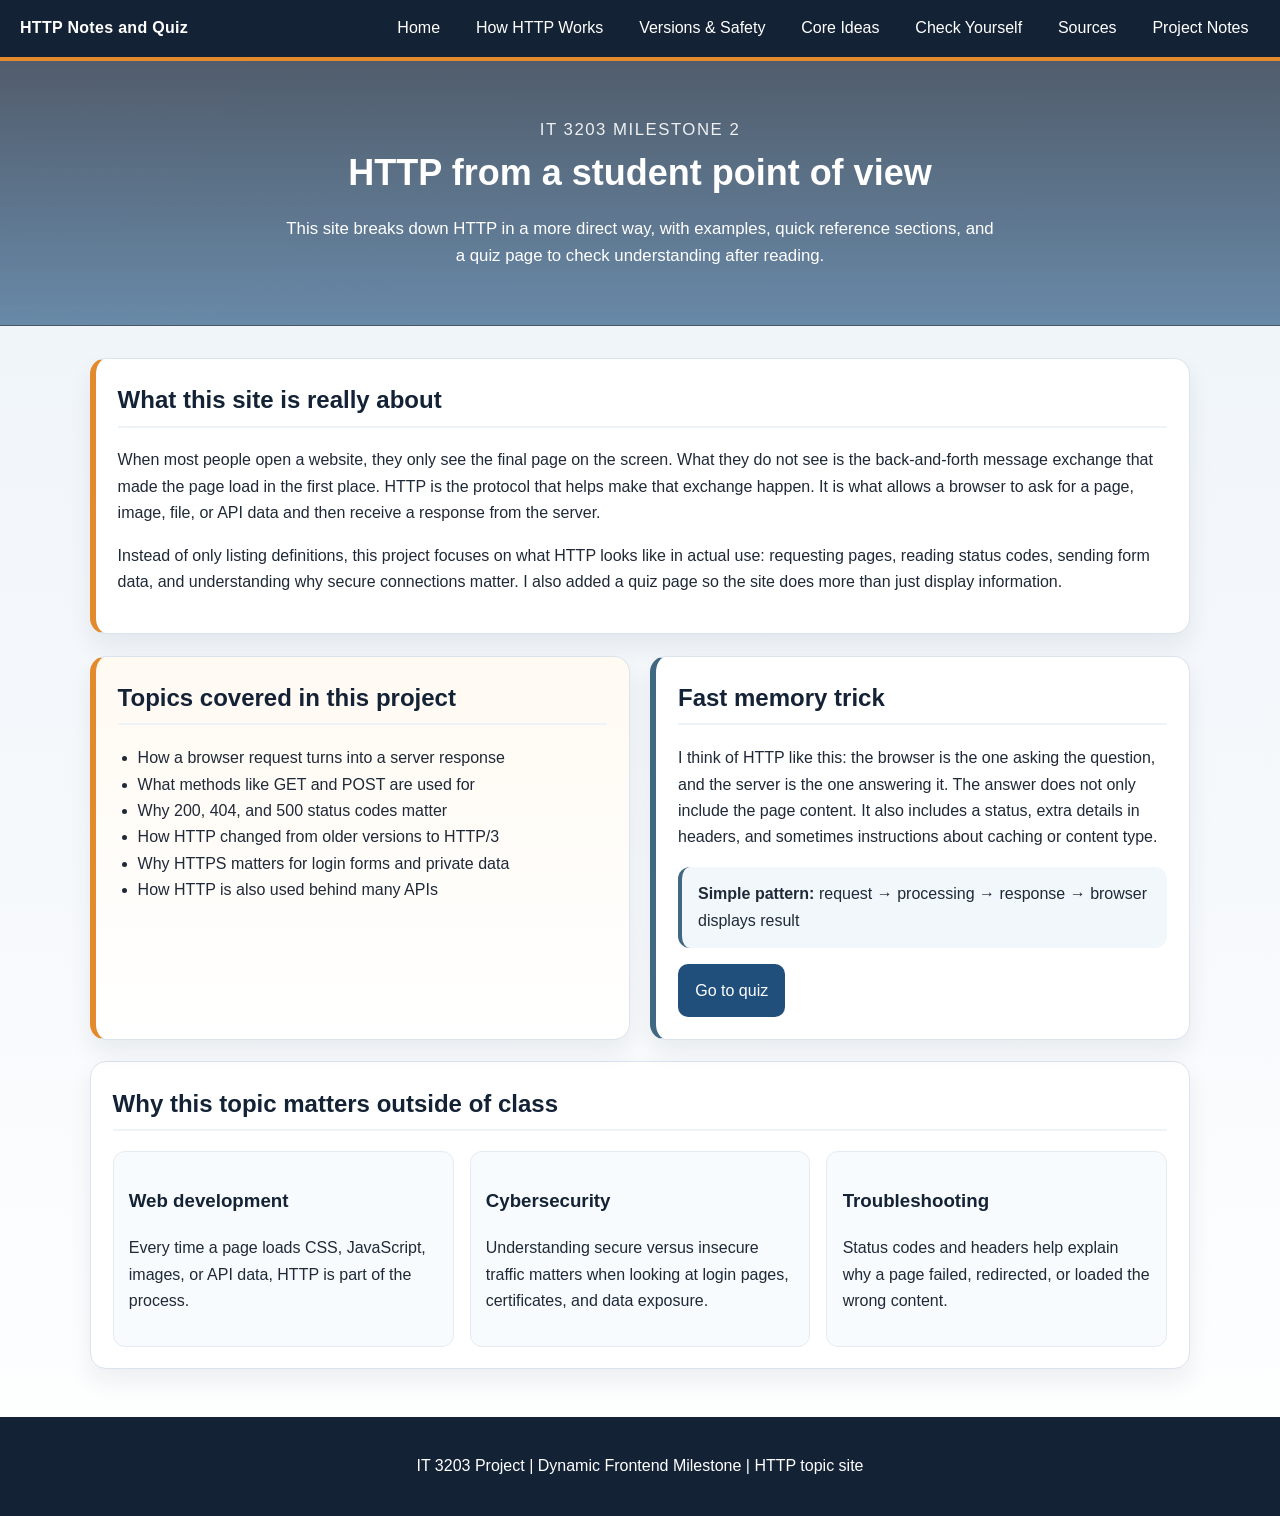
<file: index.html>
<!DOCTYPE html>
<html lang="en">
<head>
  <meta charset="UTF-8">
  <meta name="viewport" content="width=device-width, initial-scale=1.0">
  <title>HTTP Notes and Quiz</title>
  <link rel="stylesheet" href="styles.css">
</head>
<body>
  <nav class="site-nav">
    <div class="nav-brand">HTTP Notes and Quiz</div>
    <button class="nav-toggle" aria-label="Open menu" onclick="document.querySelector('.nav-links').classList.toggle('show')">☰</button>
    <ul class="nav-links">
      <li><a href="index.html">Home</a></li>
      <li><a href="http-overview.html">How HTTP Works</a></li>
      <li><a href="http-evolution-security.html">Versions & Safety</a></li>
      <li><a href="http-key-concepts.html">Core Ideas</a></li>
      <li><a href="quiz.html">Check Yourself</a></li>
      <li><a href="resources.html">Sources</a></li>
      <li><a href="about.html">Project Notes</a></li>
    </ul>
  </nav>

  <header class="hero hero-home">
    <div class="hero-overlay">
      <p class="eyebrow">IT 3203 Milestone 2</p>
      <h1>HTTP from a student point of view</h1>
      <p>This site breaks down HTTP in a more direct way, with examples, quick reference sections, and a quiz page to check understanding after reading.</p>
    </div>
  </header>

  <main class="page-wrapper">
    <section class="content-card intro-card">
      <h2>What this site is really about</h2>
      <p>
        When most people open a website, they only see the final page on the screen. What they do not see is the back-and-forth message exchange that made the page load in the first place.
        HTTP is the protocol that helps make that exchange happen. It is what allows a browser to ask for a page, image, file, or API data and then receive a response from the server.
      </p>
      <p>
        Instead of only listing definitions, this project focuses on what HTTP looks like in actual use: requesting pages, reading status codes, sending form data, and understanding why secure connections matter.
        I also added a quiz page so the site does more than just display information.
      </p>
    </section>

    <section class="grid-two uneven-grid">
      <article class="content-card accent-card">
        <h2>Topics covered in this project</h2>
        <ul class="feature-list">
          <li>How a browser request turns into a server response</li>
          <li>What methods like GET and POST are used for</li>
          <li>Why 200, 404, and 500 status codes matter</li>
          <li>How HTTP changed from older versions to HTTP/3</li>
          <li>Why HTTPS matters for login forms and private data</li>
          <li>How HTTP is also used behind many APIs</li>
        </ul>
      </article>

      <article class="content-card notes-card">
        <h2>Fast memory trick</h2>
        <p>
          I think of HTTP like this: the browser is the one asking the question, and the server is the one answering it.
          The answer does not only include the page content. It also includes a status, extra details in headers, and sometimes instructions about caching or content type.
        </p>
        <div class="mini-note">
          <strong>Simple pattern:</strong> request → processing → response → browser displays result
        </div>
        <a class="button-link" href="quiz.html">Go to quiz</a>
      </article>
    </section>

    <section class="content-card">
      <h2>Why this topic matters outside of class</h2>
      <div class="stacked-points">
        <div>
          <h3>Web development</h3>
          <p>Every time a page loads CSS, JavaScript, images, or API data, HTTP is part of the process.</p>
        </div>
        <div>
          <h3>Cybersecurity</h3>
          <p>Understanding secure versus insecure traffic matters when looking at login pages, certificates, and data exposure.</p>
        </div>
        <div>
          <h3>Troubleshooting</h3>
          <p>Status codes and headers help explain why a page failed, redirected, or loaded the wrong content.</p>
        </div>
      </div>
    </section>
  </main>

  <footer class="site-footer">
    <p>IT 3203 Project | Dynamic Frontend Milestone | HTTP topic site</p>
  </footer>
</body>
</html>
</file>
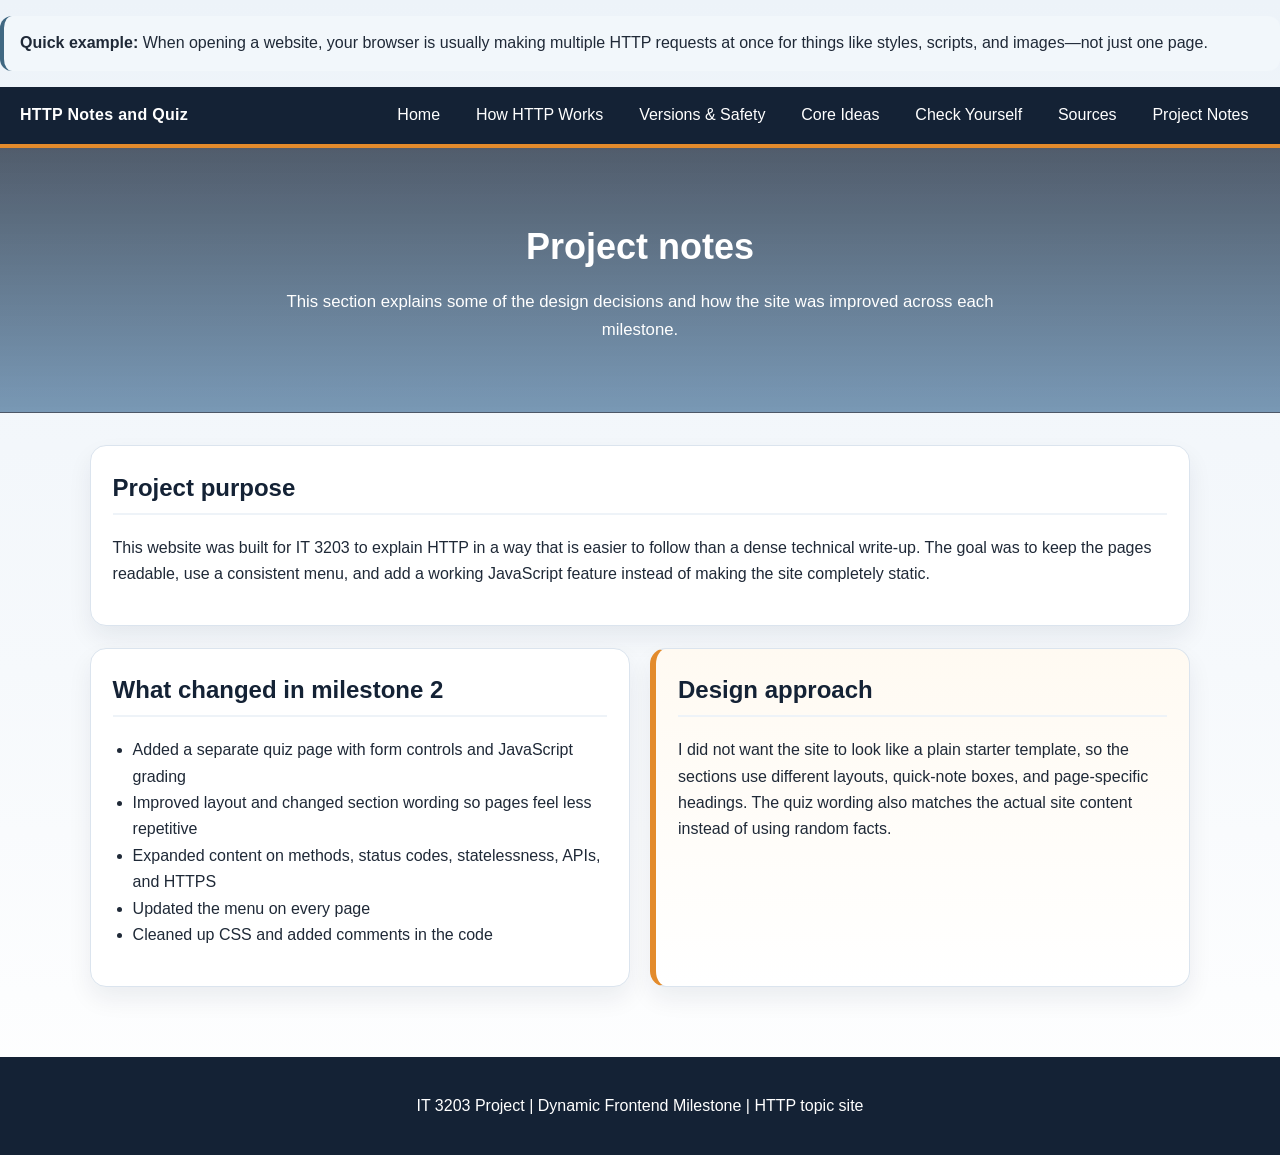
<file: about.html>
<!DOCTYPE html>
<html lang="en">
<head>
  <meta charset="UTF-8">
  <meta name="viewport" content="width=device-width, initial-scale=1.0">
  <title>Project Notes</title>
  <link rel="stylesheet" href="styles.css">
  <div class="mini-note">
  <strong>Quick example:</strong> When opening a website, your browser is usually making multiple HTTP requests at once for things like styles, scripts, and images—not just one page.
  </div>
</head>
<body>
  <nav class="site-nav">
    <div class="nav-brand">HTTP Notes and Quiz</div>
    <button class="nav-toggle" aria-label="Open menu" onclick="document.querySelector('.nav-links').classList.toggle('show')">☰</button>
    <ul class="nav-links">
      <li><a href="index.html">Home</a></li>
      <li><a href="http-overview.html">How HTTP Works</a></li>
      <li><a href="http-evolution-security.html">Versions & Safety</a></li>
      <li><a href="http-key-concepts.html">Core Ideas</a></li>
      <li><a href="quiz.html">Check Yourself</a></li>
      <li><a href="resources.html">Sources</a></li>
      <li><a href="about.html">Project Notes</a></li>
    </ul>
  </nav>

  <header class="hero hero-about">
    <div class="hero-overlay">
      <h1>Project notes</h1>
      <p>This section explains some of the design decisions and how the site was improved across each milestone.</p>
    </div>
  </header>

  <main class="page-wrapper">
    <section class="content-card">
      <h2>Project purpose</h2>
      <p>
        This website was built for IT 3203 to explain HTTP in a way that is easier to follow than a dense technical write-up.
        The goal was to keep the pages readable, use a consistent menu, and add a working JavaScript feature instead of making the site completely static.
      </p>
    </section>

    <section class="grid-two">
      <article class="content-card">
        <h2>What changed in milestone 2</h2>
        <ul class="feature-list">
          <li>Added a separate quiz page with form controls and JavaScript grading</li>
          <li>Improved layout and changed section wording so pages feel less repetitive</li>
          <li>Expanded content on methods, status codes, statelessness, APIs, and HTTPS</li>
          <li>Updated the menu on every page</li>
          <li>Cleaned up CSS and added comments in the code</li>
        </ul>
      </article>

      <article class="content-card accent-card">
        <h2>Design approach</h2>
        <p>
          I did not want the site to look like a plain starter template, so the sections use different layouts, quick-note boxes, and page-specific headings.
          The quiz wording also matches the actual site content instead of using random facts.
        </p>
      </article>
    </section>
  </main>

  <footer class="site-footer">
    <p>IT 3203 Project | Dynamic Frontend Milestone | HTTP topic site</p>
  </footer>
</body>
</html>
</file>
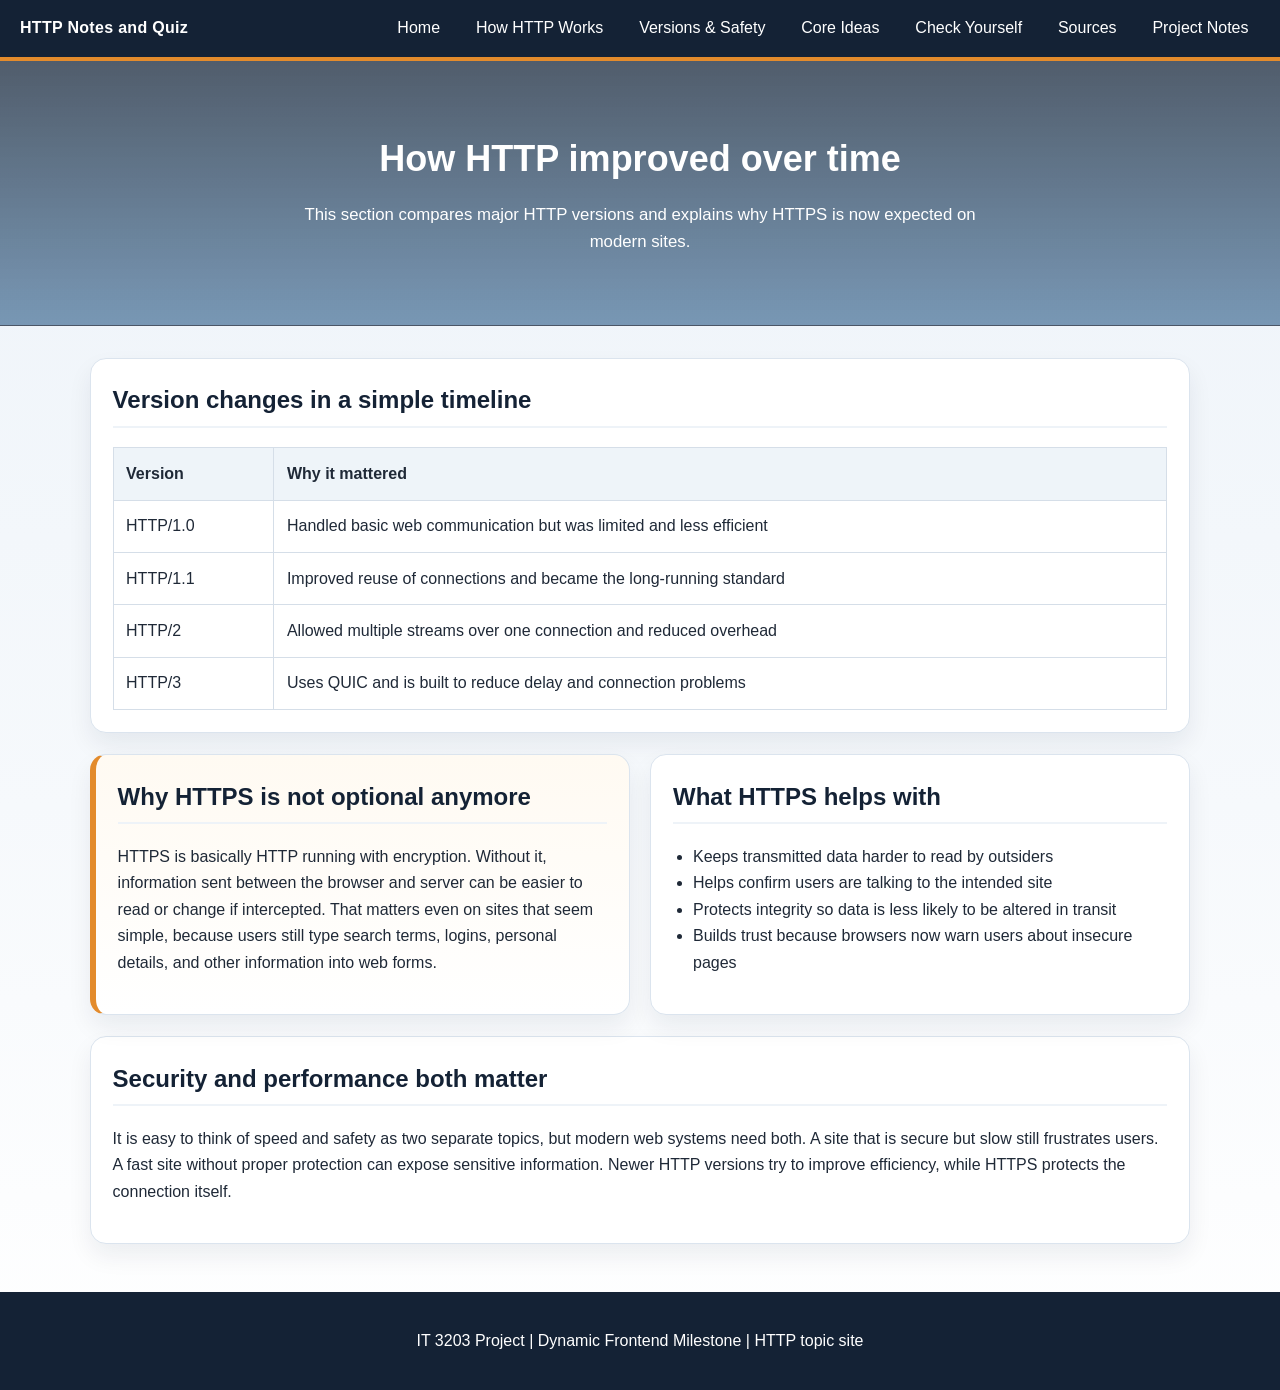
<file: http-evolution-security.html>
<!DOCTYPE html>
<html lang="en">
<head>
  <meta charset="UTF-8">
  <meta name="viewport" content="width=device-width, initial-scale=1.0">
  <title>HTTP Versions and Safety</title>
  <link rel="stylesheet" href="styles.css">
</head>
<body>
  <nav class="site-nav">
    <div class="nav-brand">HTTP Notes and Quiz</div>
    <button class="nav-toggle" aria-label="Open menu" onclick="document.querySelector('.nav-links').classList.toggle('show')">☰</button>
    <ul class="nav-links">
      <li><a href="index.html">Home</a></li>
      <li><a href="http-overview.html">How HTTP Works</a></li>
      <li><a href="http-evolution-security.html">Versions & Safety</a></li>
      <li><a href="http-key-concepts.html">Core Ideas</a></li>
      <li><a href="quiz.html">Check Yourself</a></li>
      <li><a href="resources.html">Sources</a></li>
      <li><a href="about.html">Project Notes</a></li>
    </ul>
  </nav>

  <header class="hero hero-security">
    <div class="hero-overlay">
      <h1>How HTTP improved over time</h1>
      <p>This section compares major HTTP versions and explains why HTTPS is now expected on modern sites.</p>
    </div>
  </header>

  <main class="page-wrapper">
    <section class="content-card">
      <h2>Version changes in a simple timeline</h2>
      <table class="styled-table">
        <thead>
          <tr>
            <th>Version</th>
            <th>Why it mattered</th>
          </tr>
        </thead>
        <tbody>
          <tr><td>HTTP/1.0</td><td>Handled basic web communication but was limited and less efficient</td></tr>
          <tr><td>HTTP/1.1</td><td>Improved reuse of connections and became the long-running standard</td></tr>
          <tr><td>HTTP/2</td><td>Allowed multiple streams over one connection and reduced overhead</td></tr>
          <tr><td>HTTP/3</td><td>Uses QUIC and is built to reduce delay and connection problems</td></tr>
        </tbody>
      </table>
    </section>

    <section class="grid-two uneven-grid">
      <article class="content-card accent-card">
        <h2>Why HTTPS is not optional anymore</h2>
        <p>
          HTTPS is basically HTTP running with encryption. Without it, information sent between the browser and server can be easier to read or change if intercepted.
          That matters even on sites that seem simple, because users still type search terms, logins, personal details, and other information into web forms.
        </p>
      </article>

      <article class="content-card">
        <h2>What HTTPS helps with</h2>
        <ul class="feature-list">
          <li>Keeps transmitted data harder to read by outsiders</li>
          <li>Helps confirm users are talking to the intended site</li>
          <li>Protects integrity so data is less likely to be altered in transit</li>
          <li>Builds trust because browsers now warn users about insecure pages</li>
        </ul>
      </article>
    </section>

    <section class="content-card">
      <h2>Security and performance both matter</h2>
      <p>
        It is easy to think of speed and safety as two separate topics, but modern web systems need both. A site that is secure but slow still frustrates users. A fast site without proper protection can expose sensitive information.
        Newer HTTP versions try to improve efficiency, while HTTPS protects the connection itself.
      </p>
    </section>
  </main>

  <footer class="site-footer">
    <p>IT 3203 Project | Dynamic Frontend Milestone | HTTP topic site</p>
  </footer>
</body>
</html>
</file>
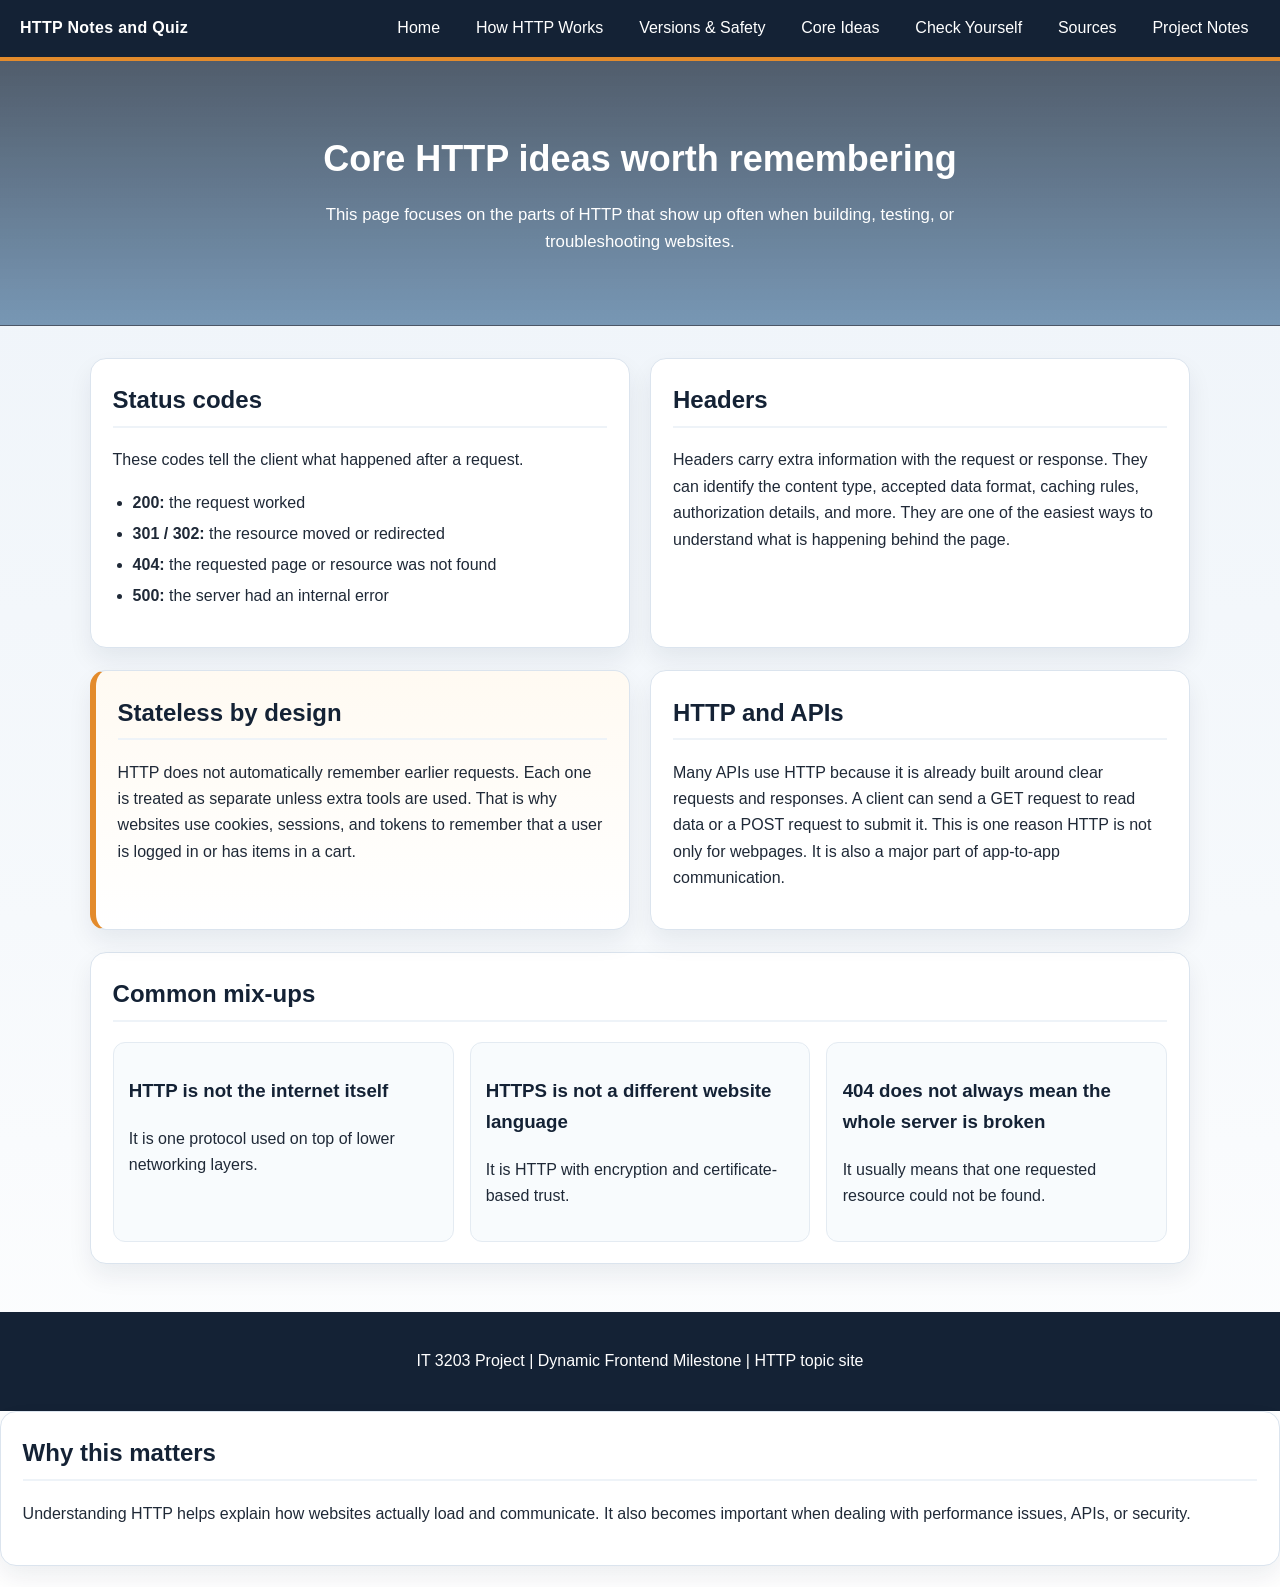
<file: http-key-concepts.html>
<!DOCTYPE html>
<html lang="en">
<head>
  <meta charset="UTF-8">
  <meta name="viewport" content="width=device-width, initial-scale=1.0">
  <title>HTTP Core Ideas</title>
  <link rel="stylesheet" href="styles.css">
</head>
<body>
  <nav class="site-nav">
    <div class="nav-brand">HTTP Notes and Quiz</div>
    <button class="nav-toggle" aria-label="Open menu" onclick="document.querySelector('.nav-links').classList.toggle('show')">☰</button>
    <ul class="nav-links">
      <li><a href="index.html">Home</a></li>
      <li><a href="http-overview.html">How HTTP Works</a></li>
      <li><a href="http-evolution-security.html">Versions & Safety</a></li>
      <li><a href="http-key-concepts.html">Core Ideas</a></li>
      <li><a href="quiz.html">Check Yourself</a></li>
      <li><a href="resources.html">Sources</a></li>
      <li><a href="about.html">Project Notes</a></li>
    </ul>
  </nav>

  <header class="hero hero-concepts">
    <div class="hero-overlay">
      <h1>Core HTTP ideas worth remembering</h1>
      <p>This page focuses on the parts of HTTP that show up often when building, testing, or troubleshooting websites.</p>
    </div>
  </header>

  <main class="page-wrapper">
    <section class="grid-two">
      <article class="content-card">
        <h2>Status codes</h2>
        <p>These codes tell the client what happened after a request.</p>
        <ul class="feature-list compact-list">
          <li><strong>200:</strong> the request worked</li>
          <li><strong>301 / 302:</strong> the resource moved or redirected</li>
          <li><strong>404:</strong> the requested page or resource was not found</li>
          <li><strong>500:</strong> the server had an internal error</li>
        </ul>
      </article>

      <article class="content-card">
        <h2>Headers</h2>
        <p>
          Headers carry extra information with the request or response. They can identify the content type, accepted data format, caching rules, authorization details, and more.
          They are one of the easiest ways to understand what is happening behind the page.
        </p>
      </article>
    </section>

    <section class="grid-two uneven-grid">
      <article class="content-card accent-card">
        <h2>Stateless by design</h2>
        <p>
          HTTP does not automatically remember earlier requests. Each one is treated as separate unless extra tools are used.
          That is why websites use cookies, sessions, and tokens to remember that a user is logged in or has items in a cart.
        </p>
      </article>

      <article class="content-card">
        <h2>HTTP and APIs</h2>
        <p>
          Many APIs use HTTP because it is already built around clear requests and responses. A client can send a GET request to read data or a POST request to submit it.
          This is one reason HTTP is not only for webpages. It is also a major part of app-to-app communication.
        </p>
      </article>
    </section>

    <section class="content-card">
      <h2>Common mix-ups</h2>
      <div class="stacked-points">
        <div>
          <h3>HTTP is not the internet itself</h3>
          <p>It is one protocol used on top of lower networking layers.</p>
        </div>
        <div>
          <h3>HTTPS is not a different website language</h3>
          <p>It is HTTP with encryption and certificate-based trust.</p>
        </div>
        <div>
          <h3>404 does not always mean the whole server is broken</h3>
          <p>It usually means that one requested resource could not be found.</p>
        </div>
      </div>
    </section>
  </main>

  <footer class="site-footer">
    <p>IT 3203 Project | Dynamic Frontend Milestone | HTTP topic site</p>
  </footer>
</body>
</html>
<div class="content-card">
  <h2>Why this matters</h2>
  <p>
    Understanding HTTP helps explain how websites actually load and communicate.
    It also becomes important when dealing with performance issues, APIs, or security.
  </p>
</div>
</file>
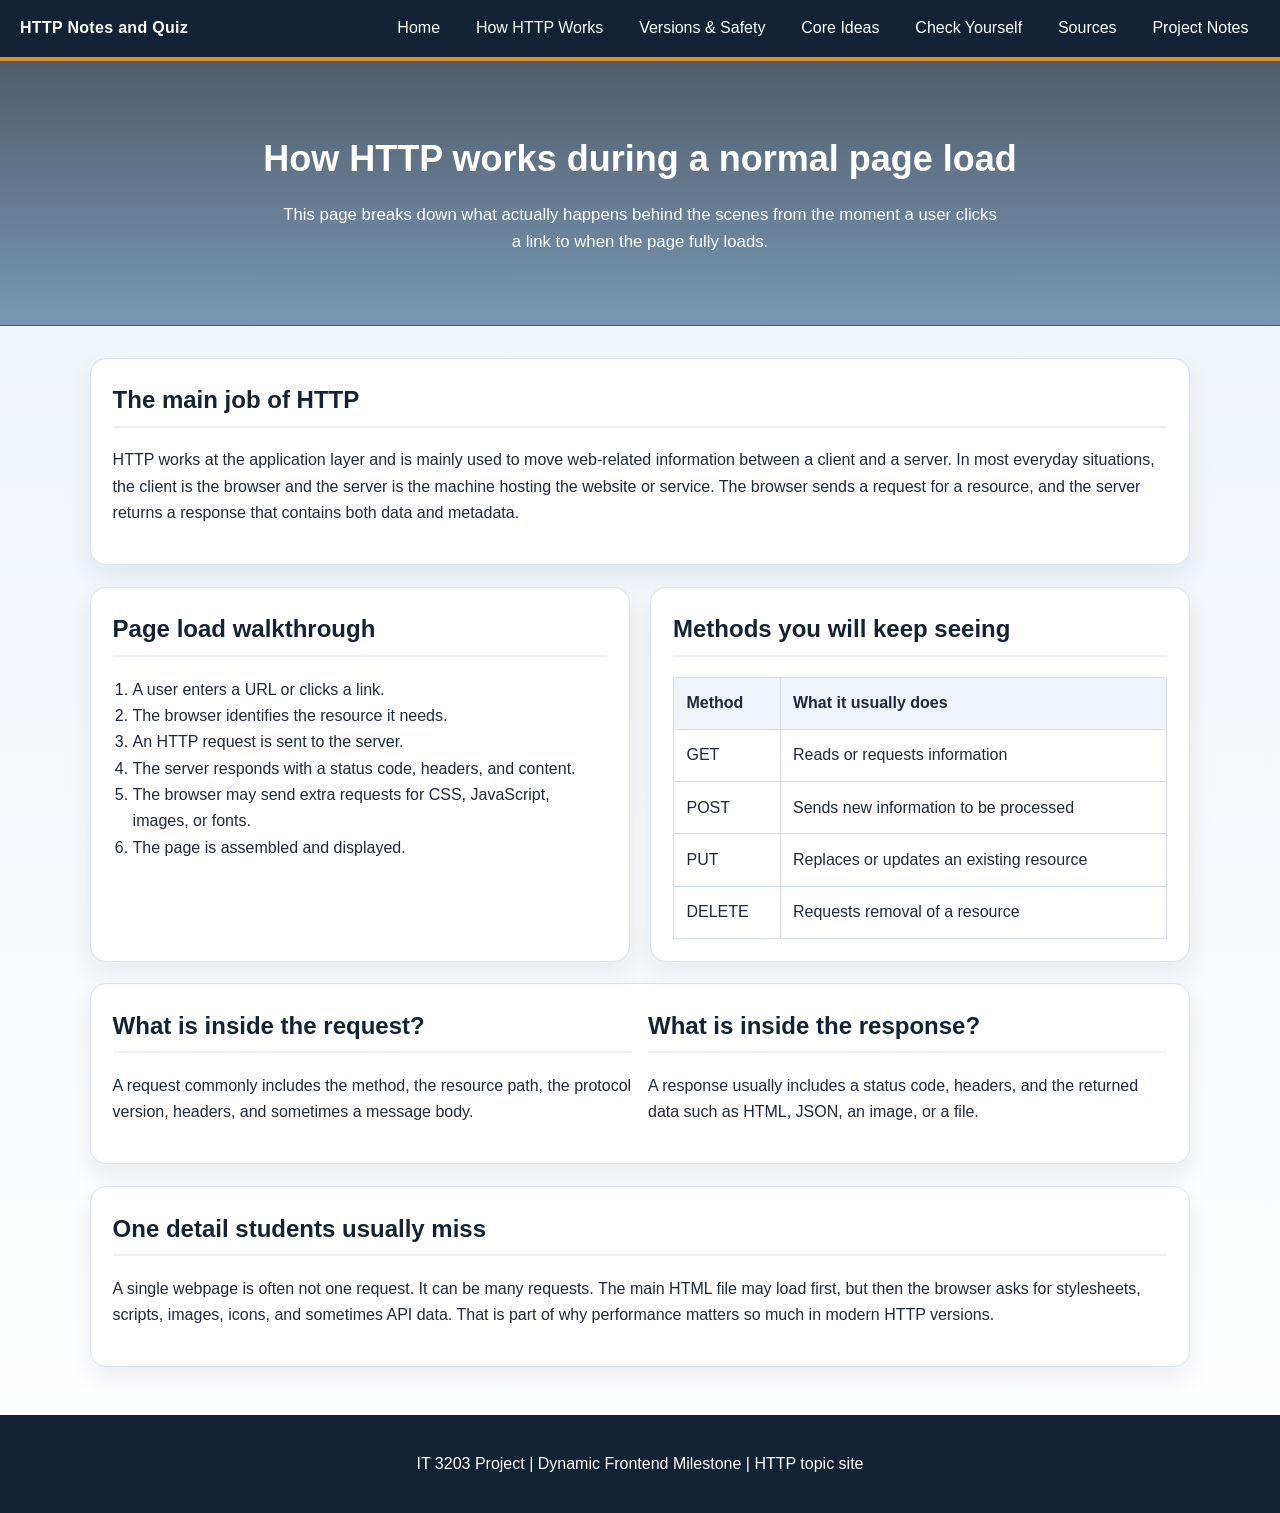
<file: http-overview.html>
<!DOCTYPE html>
<html lang="en">
<head>
  <meta charset="UTF-8">
  <meta name="viewport" content="width=device-width, initial-scale=1.0">
  <title>How HTTP Works</title>
  <link rel="stylesheet" href="styles.css">
</head>
<body>
  <nav class="site-nav">
    <div class="nav-brand">HTTP Notes and Quiz</div>
    <button class="nav-toggle" aria-label="Open menu" onclick="document.querySelector('.nav-links').classList.toggle('show')">☰</button>
    <ul class="nav-links">
      <li><a href="index.html">Home</a></li>
      <li><a href="http-overview.html">How HTTP Works</a></li>
      <li><a href="http-evolution-security.html">Versions & Safety</a></li>
      <li><a href="http-key-concepts.html">Core Ideas</a></li>
      <li><a href="quiz.html">Check Yourself</a></li>
      <li><a href="resources.html">Sources</a></li>
      <li><a href="about.html">Project Notes</a></li>
    </ul>
  </nav>

  <header class="hero hero-overview">
    <div class="hero-overlay">
      <h1>How HTTP works during a normal page load</h1>
      <p>This page breaks down what actually happens behind the scenes from the moment a user clicks a link to when the page fully loads.</p>
    </div>
  </header>

  <main class="page-wrapper">
    <section class="content-card">
      <h2>The main job of HTTP</h2>
      <p>
        HTTP works at the application layer and is mainly used to move web-related information between a client and a server.
        In most everyday situations, the client is the browser and the server is the machine hosting the website or service.
        The browser sends a request for a resource, and the server returns a response that contains both data and metadata.
      </p>
    </section>

    <section class="grid-two">
      <article class="content-card">
        <h2>Page load walkthrough</h2>
        <ol class="number-list">
          <li>A user enters a URL or clicks a link.</li>
          <li>The browser identifies the resource it needs.</li>
          <li>An HTTP request is sent to the server.</li>
          <li>The server responds with a status code, headers, and content.</li>
          <li>The browser may send extra requests for CSS, JavaScript, images, or fonts.</li>
          <li>The page is assembled and displayed.</li>
        </ol>
      </article>

      <article class="content-card">
        <h2>Methods you will keep seeing</h2>
        <table class="styled-table">
          <thead>
            <tr>
              <th>Method</th>
              <th>What it usually does</th>
            </tr>
          </thead>
          <tbody>
            <tr><td>GET</td><td>Reads or requests information</td></tr>
            <tr><td>POST</td><td>Sends new information to be processed</td></tr>
            <tr><td>PUT</td><td>Replaces or updates an existing resource</td></tr>
            <tr><td>DELETE</td><td>Requests removal of a resource</td></tr>
          </tbody>
        </table>
      </article>
    </section>

    <section class="content-card split-card">
      <div>
        <h2>What is inside the request?</h2>
        <p>A request commonly includes the method, the resource path, the protocol version, headers, and sometimes a message body.</p>
      </div>
      <div>
        <h2>What is inside the response?</h2>
        <p>A response usually includes a status code, headers, and the returned data such as HTML, JSON, an image, or a file.</p>
      </div>
    </section>

    <section class="content-card">
      <h2>One detail students usually miss</h2>
      <p>
        A single webpage is often not one request. It can be many requests. The main HTML file may load first, but then the browser asks for stylesheets, scripts, images, icons, and sometimes API data.
        That is part of why performance matters so much in modern HTTP versions.
      </p>
    </section>
  </main>

  <footer class="site-footer">
    <p>IT 3203 Project | Dynamic Frontend Milestone | HTTP topic site</p>
  </footer>
</body>
</html>
</file>
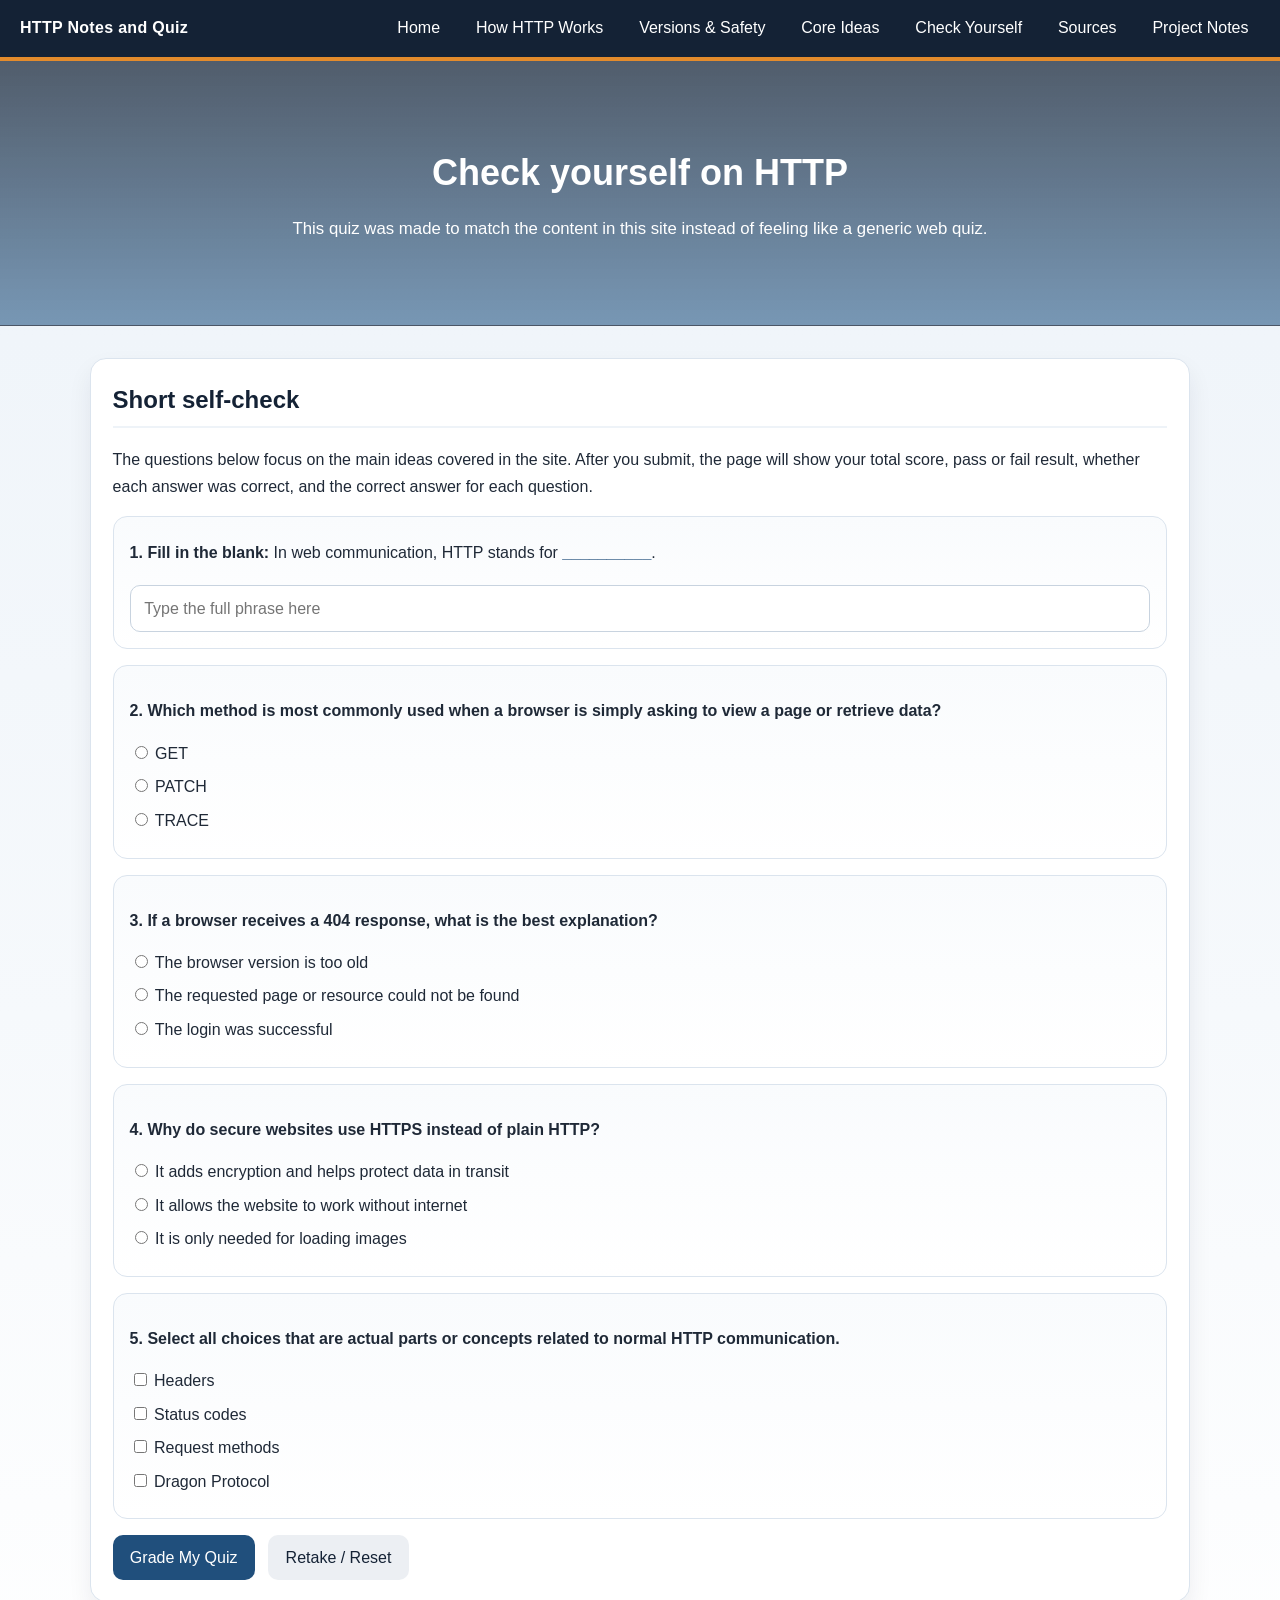
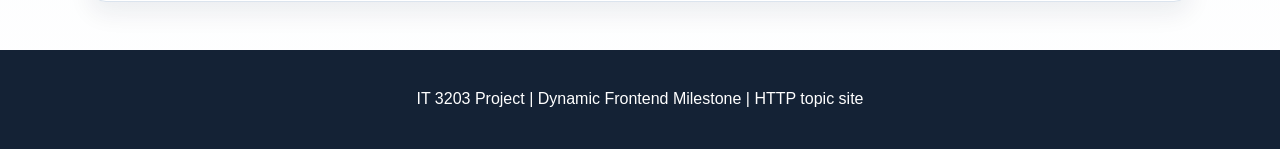
<file: quiz.html>
<!DOCTYPE html>
<html lang="en">
<head>
  <meta charset="UTF-8">
  <meta name="viewport" content="width=device-width, initial-scale=1.0">
  <title>HTTP Self-Check</title>
  <link rel="stylesheet" href="styles.css">
</head>
<body>
  <nav class="site-nav">
    <div class="nav-brand">HTTP Notes and Quiz</div>
    <button class="nav-toggle" aria-label="Open menu" onclick="document.querySelector('.nav-links').classList.toggle('show')">☰</button>
    <ul class="nav-links">
      <li><a href="index.html">Home</a></li>
      <li><a href="http-overview.html">How HTTP Works</a></li>
      <li><a href="http-evolution-security.html">Versions & Safety</a></li>
      <li><a href="http-key-concepts.html">Core Ideas</a></li>
      <li><a href="quiz.html">Check Yourself</a></li>
      <li><a href="resources.html">Sources</a></li>
      <li><a href="about.html">Project Notes</a></li>
    </ul>
  </nav>

  <header class="hero hero-quiz">
    <div class="hero-overlay">
      <h1>Check yourself on HTTP</h1>
      <p>This quiz was made to match the content in this site instead of feeling like a generic web quiz.</p>
    </div>
  </header>

  <main class="page-wrapper">
    <section class="content-card">
      <h2>Short self-check</h2>
      <p>
        The questions below focus on the main ideas covered in the site. After you submit, the page will show your total score, pass or fail result,
        whether each answer was correct, and the correct answer for each question.
      </p>

      <form id="quizForm" class="quiz-form">
        <div class="question-block">
          <label for="blankQuestion"><strong>1. Fill in the blank:</strong> In web communication, HTTP stands for <span class="highlight">__________</span>.</label>
          <input type="text" id="blankQuestion" name="blankQuestion" placeholder="Type the full phrase here">
        </div>

        <div class="question-block">
          <p><strong>2. Which method is most commonly used when a browser is simply asking to view a page or retrieve data?</strong></p>
          <label><input type="radio" name="q2" value="GET"> GET</label>
          <label><input type="radio" name="q2" value="PATCH"> PATCH</label>
          <label><input type="radio" name="q2" value="TRACE"> TRACE</label>
        </div>

        <div class="question-block">
          <p><strong>3. If a browser receives a 404 response, what is the best explanation?</strong></p>
          <label><input type="radio" name="q3" value="Browser Update Needed"> The browser version is too old</label>
          <label><input type="radio" name="q3" value="Resource Missing"> The requested page or resource could not be found</label>
          <label><input type="radio" name="q3" value="Login Success"> The login was successful</label>
        </div>

        <div class="question-block">
          <p><strong>4. Why do secure websites use HTTPS instead of plain HTTP?</strong></p>
          <label><input type="radio" name="q4" value="Encryption"> It adds encryption and helps protect data in transit</label>
          <label><input type="radio" name="q4" value="Offline"> It allows the website to work without internet</label>
          <label><input type="radio" name="q4" value="Images"> It is only needed for loading images</label>
        </div>

        <div class="question-block">
          <p><strong>5. Select all choices that are actual parts or concepts related to normal HTTP communication.</strong></p>
          <label><input type="checkbox" name="q5" value="Headers"> Headers</label>
          <label><input type="checkbox" name="q5" value="Status Codes"> Status codes</label>
          <label><input type="checkbox" name="q5" value="Request Methods"> Request methods</label>
          <label><input type="checkbox" name="q5" value="Dragon Protocol"> Dragon Protocol</label>
        </div>

        <div class="button-row">
          <button type="submit" class="primary-btn">Grade My Quiz</button>
          <button type="button" class="secondary-btn" id="resetBtn">Retake / Reset</button>
        </div>
      </form>

      <section id="results" class="results-panel hidden" aria-live="polite">
        <h3>Your results</h3>
        <div id="summaryResult"></div>
        <div id="questionResults"></div>
      </section>
    </section>
  </main>

  <footer class="site-footer">
    <p>IT 3203 Project | Dynamic Frontend Milestone | HTTP topic site</p>
  </footer>
  <script src="quiz.js"></script>
</body>
</html>
</file>
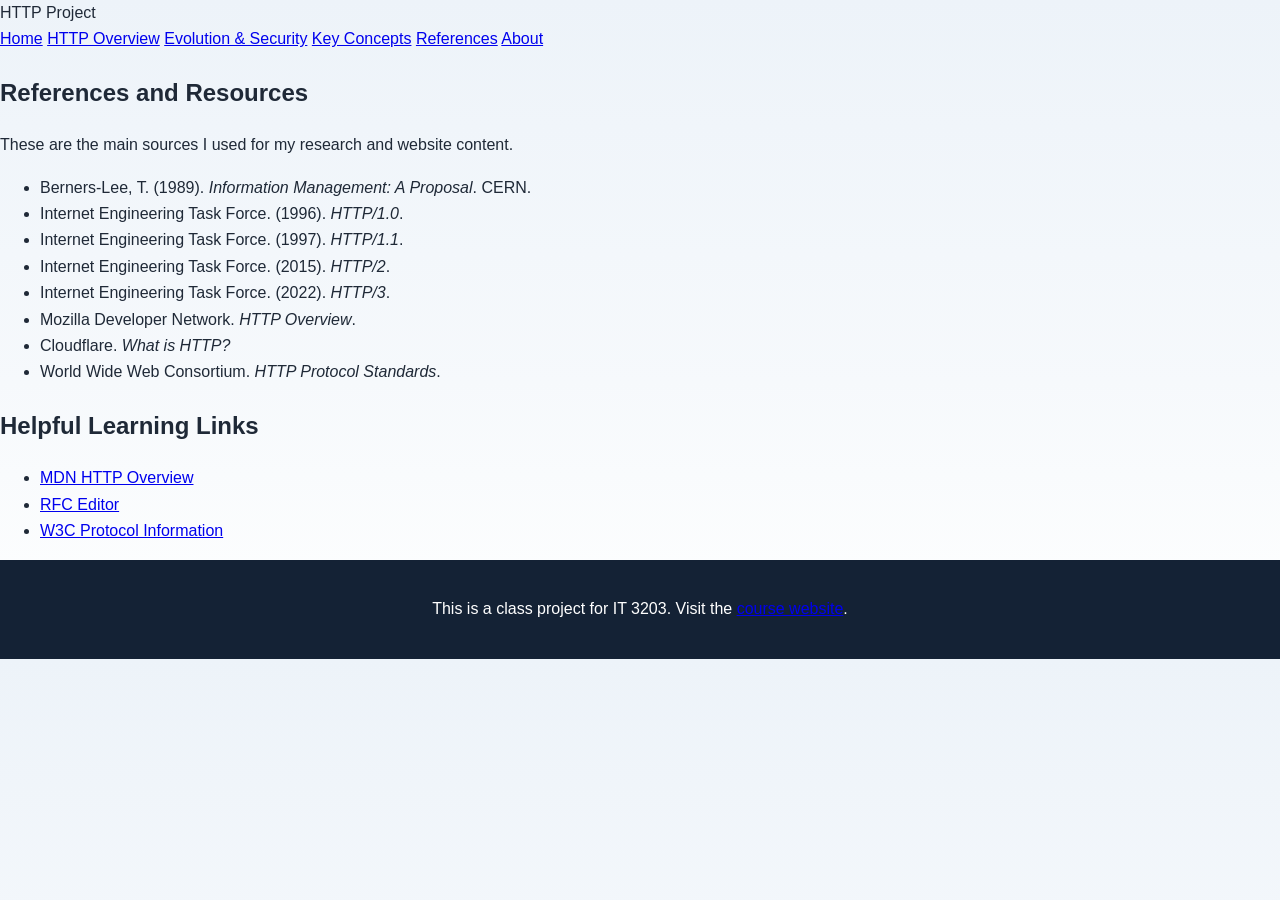
<file: references.html>
<!DOCTYPE html>
<html lang="en">
<head>
  <meta charset="UTF-8">
  <meta name="viewport" content="width=device-width, initial-scale=1.0">
  <title>HTTP Project | References</title>
  <link rel="stylesheet" href="styles.css">
</head>
<body>
  <!-- navigation -->
  <header class="site-header">
  <div class="nav-container">
    <div class="brand">HTTP Project</div>
    <nav class="main-nav">
      <a href="index.html">Home</a>
      <a href="http-overview.html">HTTP Overview</a>
      <a href="http-evolution-security.html">Evolution & Security</a>
      <a href="http-key-concepts.html">Key Concepts</a>
      <a href="references.html">References</a>
      <a href="about.html">About</a>
    </nav>
  </div>
</header>

  <main class="page-container">
    <section class="page-banner">
      <h1>References and Resources</h1>
      <p>
        These are the main sources I used for my research and website content.
      </p>
    </section>

    <section class="card">
      <ul class="reference-list">
        <li>Berners-Lee, T. (1989). <em>Information Management: A Proposal</em>. CERN.</li>
        <li>Internet Engineering Task Force. (1996). <em>HTTP/1.0</em>.</li>
        <li>Internet Engineering Task Force. (1997). <em>HTTP/1.1</em>.</li>
        <li>Internet Engineering Task Force. (2015). <em>HTTP/2</em>.</li>
        <li>Internet Engineering Task Force. (2022). <em>HTTP/3</em>.</li>
        <li>Mozilla Developer Network. <em>HTTP Overview</em>.</li>
        <li>Cloudflare. <em>What is HTTP?</em></li>
        <li>World Wide Web Consortium. <em>HTTP Protocol Standards</em>.</li>
      </ul>

      <h2>Helpful Learning Links</h2>
      <ul>
        <li><a href="https://developer.mozilla.org/en-US/docs/Web/HTTP" target="_blank">MDN HTTP Overview</a></li>
        <li><a href="https://www.rfc-editor.org/" target="_blank">RFC Editor</a></li>
        <li><a href="https://www.w3.org/Protocols/" target="_blank">W3C Protocol Information</a></li>
      </ul>
    </section>
  </main>

  <footer class="site-footer">
  <div class="footer-container">
    <p>This is a class project for IT 3203. Visit the
      <a href="https://ksuweb.github.io/IT3203/" target="_blank">course website</a>.
    </p>
  </div>
</footer>
</body>
</html>
</file>
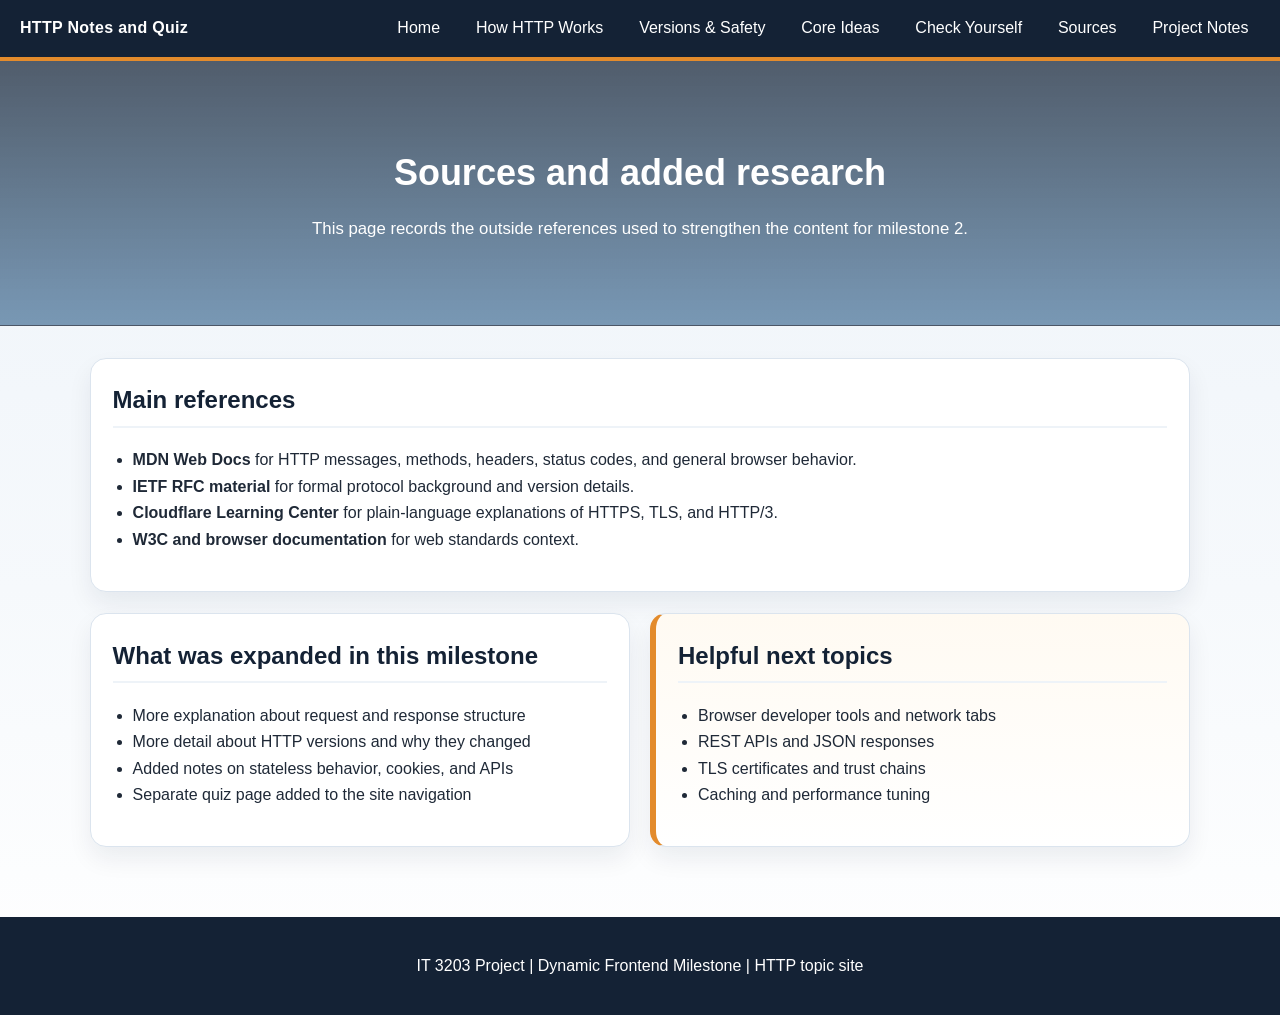
<file: resources.html>
<!DOCTYPE html>
<html lang="en">
<head>
  <meta charset="UTF-8">
  <meta name="viewport" content="width=device-width, initial-scale=1.0">
  <title>Project Sources</title>
  <link rel="stylesheet" href="styles.css">
</head>
<body>
  <nav class="site-nav">
    <div class="nav-brand">HTTP Notes and Quiz</div>
    <button class="nav-toggle" aria-label="Open menu" onclick="document.querySelector('.nav-links').classList.toggle('show')">☰</button>
    <ul class="nav-links">
      <li><a href="index.html">Home</a></li>
      <li><a href="http-overview.html">How HTTP Works</a></li>
      <li><a href="http-evolution-security.html">Versions & Safety</a></li>
      <li><a href="http-key-concepts.html">Core Ideas</a></li>
      <li><a href="quiz.html">Check Yourself</a></li>
      <li><a href="resources.html">Sources</a></li>
      <li><a href="about.html">Project Notes</a></li>
    </ul>
  </nav>

  <header class="hero hero-resources">
    <div class="hero-overlay">
      <h1>Sources and added research</h1>
      <p>This page records the outside references used to strengthen the content for milestone 2.</p>
    </div>
  </header>

  <main class="page-wrapper">
    <section class="content-card">
      <h2>Main references</h2>
      <ul class="resource-list">
        <li><strong>MDN Web Docs</strong> for HTTP messages, methods, headers, status codes, and general browser behavior.</li>
        <li><strong>IETF RFC material</strong> for formal protocol background and version details.</li>
        <li><strong>Cloudflare Learning Center</strong> for plain-language explanations of HTTPS, TLS, and HTTP/3.</li>
        <li><strong>W3C and browser documentation</strong> for web standards context.</li>
      </ul>
    </section>

    <section class="grid-two">
      <article class="content-card">
        <h2>What was expanded in this milestone</h2>
        <ul class="feature-list">
          <li>More explanation about request and response structure</li>
          <li>More detail about HTTP versions and why they changed</li>
          <li>Added notes on stateless behavior, cookies, and APIs</li>
          <li>Separate quiz page added to the site navigation</li>
        </ul>
      </article>

      <article class="content-card accent-card">
        <h2>Helpful next topics</h2>
        <ul class="feature-list">
          <li>Browser developer tools and network tabs</li>
          <li>REST APIs and JSON responses</li>
          <li>TLS certificates and trust chains</li>
          <li>Caching and performance tuning</li>
        </ul>
      </article>
    </section>
  </main>

  <footer class="site-footer">
    <p>IT 3203 Project | Dynamic Frontend Milestone | HTTP topic site</p>
  </footer>
</body>
</html>
</file>
<file: styles.css>
/* Shared reset */
* {
  box-sizing: border-box;
}

body {
  margin: 0;
  font-family: Arial, Helvetica, sans-serif;
  line-height: 1.65;
  color: #1f2937;
  background: linear-gradient(180deg, #edf3f9 0%, #f6f9fc 58%, #ffffff 100%);
}

/* Main navigation */
.site-nav {
  position: sticky;
  top: 0;
  z-index: 1000;
  background: #142235;
  color: white;
  display: flex;
  align-items: center;
  justify-content: space-between;
  padding: 0.95rem 1.25rem;
  border-bottom: 4px solid #e38b2c;
}

.nav-brand {
  font-weight: 700;
  letter-spacing: 0.3px;
}

.nav-links {
  display: flex;
  list-style: none;
  gap: 0.8rem;
  margin: 0;
  padding: 0;
}

.nav-links a {
  color: white;
  text-decoration: none;
  padding: 0.45rem 0.72rem;
  border-radius: 6px;
  transition: background-color 0.2s ease, transform 0.2s ease;
}

.nav-links a:hover {
  background-color: rgba(255, 255, 255, 0.12);
  transform: translateY(-1px);
}

.nav-toggle {
  display: none;
  background: transparent;
  color: white;
  border: none;
  font-size: 1.2rem;
  cursor: pointer;
}

/* Hero sections */
.hero {
  min-height: 265px;
  display: flex;
  align-items: center;
  justify-content: center;
  text-align: center;
  padding: 2rem 1rem;
  border-bottom: 1px solid rgba(20, 34, 53, 0.1);
}

.hero-home {
  background: linear-gradient(rgba(20, 34, 53, 0.72), rgba(27, 76, 122, 0.64)), radial-gradient(circle at top left, rgba(255,255,255,0.18), transparent 35%);
}

.hero-overview,
.hero-security,
.hero-concepts,
.hero-quiz,
.hero-resources,
.hero-about {
  background: linear-gradient(rgba(20, 34, 53, 0.72), rgba(46, 94, 138, 0.62));
}

.hero-overlay {
  max-width: 820px;
  color: white;
}

.eyebrow {
  margin: 0 0 0.6rem;
  text-transform: uppercase;
  letter-spacing: 1.5px;
  font-size: 0.78rem;
  opacity: 0.9;
}

.hero h1 {
  margin: 0 0 0.75rem;
  font-size: 2.25rem;
}

.hero p {
  margin: 0 auto;
  max-width: 720px;
  font-size: 1.05rem;
}

/* Content layout */
.page-wrapper {
  width: min(1100px, 92%);
  margin: 2rem auto 3rem;
}

.content-card {
  background: white;
  border-radius: 16px;
  padding: 1.35rem;
  margin-bottom: 1.35rem;
  box-shadow: 0 12px 25px rgba(20, 34, 53, 0.07);
  border: 1px solid #dbe4ee;
}

.content-card h2,
.content-card h3 {
  color: #142235;
}

.content-card h2 {
  margin-top: 0;
  padding-bottom: 0.35rem;
  border-bottom: 2px solid #eef3f8;
}

.intro-card {
  border-left: 6px solid #e38b2c;
}

.accent-card {
  background: linear-gradient(180deg, #fffaf2 0%, #ffffff 100%);
  border-left: 6px solid #e38b2c;
}

.notes-card {
  border-left: 6px solid #406882;
}

.grid-two {
  display: grid;
  grid-template-columns: repeat(2, minmax(0, 1fr));
  gap: 1.3rem;
}

.uneven-grid {
  align-items: stretch;
}

.feature-list,
.resource-list,
.number-list {
  padding-left: 1.25rem;
}

.compact-list li {
  margin-bottom: 0.3rem;
}

.stacked-points {
  display: grid;
  grid-template-columns: repeat(3, minmax(0, 1fr));
  gap: 1rem;
}

.stacked-points div {
  background: #f8fbfd;
  border: 1px solid #e4ebf2;
  border-radius: 12px;
  padding: 0.95rem;
}

.mini-note {
  margin: 1rem 0;
  padding: 0.9rem 1rem;
  border-radius: 12px;
  background: #f2f7fb;
  border-left: 4px solid #406882;
}

.split-card {
  display: grid;
  grid-template-columns: repeat(2, minmax(0, 1fr));
  gap: 1rem;
}

.button-link,
.primary-btn,
.secondary-btn {
  display: inline-block;
  border: none;
  border-radius: 10px;
  padding: 0.82rem 1.08rem;
  text-decoration: none;
  font-size: 1rem;
  cursor: pointer;
}

.button-link,
.primary-btn {
  background: #204f7c;
  color: white;
}

.secondary-btn {
  background: #eceff3;
  color: #142235;
}

.button-link:hover,
.primary-btn:hover {
  background: #173d60;
}

.secondary-btn:hover {
  background: #dde3ea;
}

.styled-table {
  width: 100%;
  border-collapse: collapse;
  margin-top: 0.8rem;
}

.styled-table th,
.styled-table td {
  border: 1px solid #d5dee8;
  padding: 0.78rem;
  text-align: left;
}

.styled-table th {
  background: #eef4f9;
}

/* Quiz styles */
.quiz-form {
  margin-top: 1rem;
}

.question-block {
  border: 1px solid #dbe4ee;
  border-radius: 14px;
  padding: 1rem;
  margin-bottom: 1rem;
  background: linear-gradient(180deg, #f9fbfd 0%, #ffffff 100%);
}

.question-block label {
  display: block;
  margin: 0.45rem 0;
}

.question-block input[type="text"] {
  width: 100%;
  padding: 0.85rem;
  border: 1px solid #c8d3df;
  border-radius: 10px;
  margin-top: 0.7rem;
  font-size: 1rem;
}

.highlight {
  color: #204f7c;
  font-weight: 700;
}

.button-row {
  display: flex;
  gap: 0.85rem;
  flex-wrap: wrap;
}

.results-panel {
  margin-top: 1.3rem;
  padding: 1.2rem;
  border-radius: 14px;
  background: #f7fafc;
  border: 1px solid #d5dee8;
}

.hidden {
  display: none;
}

.pass-box,
.fail-box,
.result-item {
  border-radius: 12px;
  padding: 0.95rem;
  margin-bottom: 0.8rem;
}

.pass-box {
  background: #e1f7e8;
  color: #135a2f;
  border-left: 5px solid #2ea95f;
}

.fail-box {
  background: #fde5e5;
  color: #8f1d1d;
  border-left: 5px solid #d13f3f;
}

.correct {
  color: #176637;
  font-weight: 700;
}

.incorrect {
  color: #b02a2a;
  font-weight: 700;
}

.result-item {
  background: white;
  border: 1px solid #e0e7ee;
}

.result-good {
  border-left: 5px solid #2ea95f;
}

.result-bad {
  border-left: 5px solid #d13f3f;
}

/* Footer */
.site-footer {
  text-align: center;
  padding: 1.25rem;
  background: #142235;
  color: white;
}

/* Responsive layout */
@media (max-width: 850px) {
  .grid-two,
  .stacked-points,
  .split-card {
    grid-template-columns: 1fr;
  }

  .nav-toggle {
    display: block;
  }

  .nav-links {
    display: none;
    position: absolute;
    right: 1rem;
    top: 64px;
    background: #142235;
    border: 1px solid #33485e;
    padding: 0.8rem;
    border-radius: 10px;
    flex-direction: column;
    width: 230px;
  }

  .nav-links.show {
    display: flex;
  }

  .hero h1 {
    font-size: 1.85rem;
  }
}
/* ===== Milestone 3 Final Responsive Improvements ===== */

@media (max-width: 600px) {

  body {
    font-size: 14px;
    line-height: 1.5;
  }

  .hero h1 {
    font-size: 1.5rem;
  }

  .hero p {
    font-size: 0.95rem;
  }

  .content-card {
    padding: 1rem;
  }

  /* Fix tables on mobile */
  .styled-table {
    display: block;
    overflow-x: auto;
  }

  /* Buttons easier to tap */
  .button-link,
  .primary-btn,
  .secondary-btn {
    width: 100%;
    text-align: center;
  }

  /* Quiz usability */
  .question-block {
    padding: 0.9rem;
  }
}
</file>
